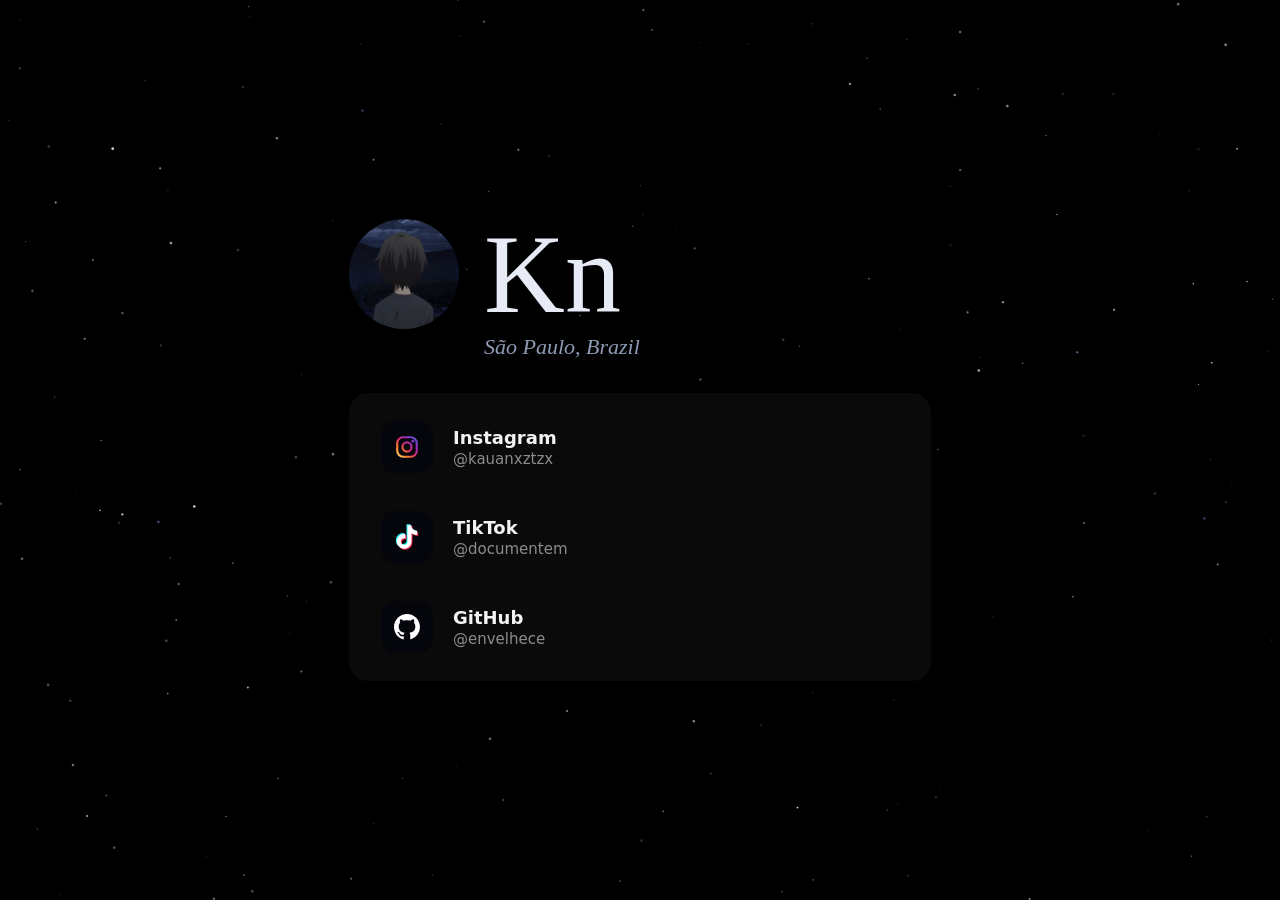
<file: index.html>
<!DOCTYPE html>
<html lang="pt-BR">
<head>
  <meta charset="utf-8">
  <meta http-equiv="Content-Security-Policy" content="default-src 'self'; script-src 'self'; style-src 'self' https://fonts.googleapis.com; font-src https://fonts.gstatic.com; img-src 'self' https://cdn.discordapp.com https://media.discordapp.net https://i.scdn.co; connect-src https://api.lanyard.rest; object-src 'none'; base-uri 'none'; form-action 'none'">
  <meta name="referrer" content="strict-origin-when-cross-origin">
  <meta name="viewport" content="width=device-width, initial-scale=1">
  <title>Kn</title>
  <meta name="description" content="Kn, São Paulo">
  <meta name="theme-color" content="#000000">
  <meta property="og:title" content="Kn">
  <meta property="og:description" content="Kn, São Paulo">
  <meta property="og:type" content="website">
  <meta property="og:image" content="https://envelhece.github.io/avatar.jpg">
  <link rel="icon" href="favicon.png" type="image/png">
  <link rel="preconnect" href="https://fonts.googleapis.com">
  <link rel="preconnect" href="https://fonts.gstatic.com" crossorigin>
  <link rel="stylesheet" href="https://fonts.googleapis.com/css2?family=Instrument+Sans:wght@400;600&family=Instrument+Serif:ital@1&family=Pinyon+Script&display=swap">
  <link rel="stylesheet" href="style.css">
  <script src="script.js" defer></script>
</head>
<body>
  <!-- ícones das redes, usados nos links com <use> -->
  <svg class="sprite" aria-hidden="true">
    <defs>
      <linearGradient id="degrade-instagram" gradientUnits="userSpaceOnUse" x1="3" y1="21" x2="21" y2="3">
        <stop offset="0" stop-color="#feda75"/>
        <stop offset="0.25" stop-color="#fa7e1e"/>
        <stop offset="0.5" stop-color="#d62976"/>
        <stop offset="0.75" stop-color="#962fbf"/>
        <stop offset="1" stop-color="#4f5bd5"/>
      </linearGradient>
      <path id="nota-tiktok" d="M12.525.02c1.31-.02 2.61-.01 3.91-.02.08 1.53.63 3.09 1.75 4.17 1.12 1.11 2.7 1.62 4.24 1.79v4.03c-1.44-.05-2.89-.35-4.2-.97-.57-.26-1.1-.59-1.62-.93-.01 2.92.01 5.84-.02 8.75-.08 1.4-.54 2.79-1.35 3.94-1.31 1.92-3.58 3.17-5.91 3.21-1.43.08-2.86-.31-4.08-1.03-2.02-1.19-3.44-3.37-3.65-5.71-.02-.5-.03-1-.01-1.49.18-1.9 1.12-3.72 2.58-4.96 1.66-1.44 3.98-2.13 6.15-1.72.02 1.48-.04 2.96-.04 4.44-.99-.32-2.15-.23-3.02.37-.63.41-1.11 1.04-1.36 1.75-.21.51-.15 1.07-.14 1.61.24 1.64 1.82 3.02 3.5 2.87 1.12-.01 2.19-.66 2.77-1.61.19-.33.4-.67.41-1.06.1-1.79.06-3.57.07-5.36.01-4.03-.01-8.05.02-12.07z"/>
    </defs>
    <symbol id="icone-instagram" viewBox="0 0 24 24">
      <rect x="3" y="3" width="18" height="18" rx="5.5" fill="none" stroke="url(#degrade-instagram)" stroke-width="2"/>
      <circle cx="12" cy="12" r="4.2" fill="none" stroke="url(#degrade-instagram)" stroke-width="2"/>
      <circle cx="17.4" cy="6.6" r="1.3" fill="url(#degrade-instagram)"/>
    </symbol>
    <symbol id="icone-github" viewBox="0 0 16 16">
      <path fill="#ffffff" d="M8 0C3.58 0 0 3.58 0 8c0 3.54 2.29 6.53 5.47 7.59.4.07.55-.17.55-.38 0-.19-.01-.82-.01-1.49-2.01.37-2.53-.49-2.69-.94-.09-.23-.48-.94-.82-1.13-.28-.15-.68-.52-.01-.53.63-.01 1.08.58 1.23.82.72 1.21 1.87.87 2.33.66.07-.52.28-.87.51-1.07-1.78-.2-3.64-.89-3.64-3.95 0-.87.31-1.59.82-2.15-.08-.2-.36-1.02.08-2.12 0 0 .67-.21 2.2.82.64-.18 1.32-.27 2-.27.68 0 1.36.09 2 .27 1.53-1.04 2.2-.82 2.2-.82.44 1.1.16 1.92.08 2.12.51.56.82 1.27.82 2.15 0 3.07-1.87 3.75-3.65 3.95.29.25.54.73.54 1.48 0 1.07-.01 1.93-.01 2.2 0 .21.15.46.55.38A8.013 8.013 0 0016 8c0-4.42-3.58-8-8-8z"/>
    </symbol>
    <symbol id="icone-tiktok" viewBox="0 0 24 24">
      <g transform="translate(1.2 1.2) scale(0.9)">
        <use href="#nota-tiktok" x="-1" y="-1" fill="#25f4ee"/>
        <use href="#nota-tiktok" x="1" y="1" fill="#fe2c55"/>
        <use href="#nota-tiktok" fill="#ffffff"/>
      </g>
    </symbol>
  </svg>

  <canvas class="fundo" aria-hidden="true"></canvas>

  <main class="perfil">
    <header class="cabecalho">
      <img class="avatar" src="avatar.jpg" width="112" height="112" alt="" decoding="async" fetchpriority="high">
      <h1 class="nome">Kn</h1>
      <p class="localizacao">São Paulo, Brazil</p>
    </header>
    <section class="card-discord" aria-label="Agora no Discord" hidden>
      <div class="dc-perfil">
        <span class="dc-avatar-box">
          <img class="dc-avatar" width="52" height="52" alt="">
          <span class="dc-bolinha"></span>
        </span>
        <span class="textos">
          <span class="servico dc-nome">Discord</span>
          <span class="usuario dc-status">offline</span>
        </span>
      </div>
      <ul class="dc-atividades"></ul>
    </section>
    <section class="card-contato" aria-label="Contato">
      <ul class="lista-links">
        <li>
          <a class="item-link instagram" href="https://www.instagram.com/kauanxztzx/" target="_blank" rel="noopener noreferrer">
            <span class="marca"><svg class="icone" aria-hidden="true"><use href="#icone-instagram"/></svg></span>
            <span class="textos">
              <span class="servico">Instagram</span>
              <span class="usuario">@kauanxztzx</span>
            </span>
            <span class="so-leitor">(abre em nova aba)</span>
          </a>
        </li>
        <li>
          <a class="item-link tiktok" href="https://www.tiktok.com/@documentem" target="_blank" rel="noopener noreferrer">
            <span class="marca"><svg class="icone" aria-hidden="true"><use href="#icone-tiktok"/></svg></span>
            <span class="textos">
              <span class="servico">TikTok</span>
              <span class="usuario">@documentem</span>
            </span>
            <span class="so-leitor">(abre em nova aba)</span>
          </a>
        </li>
        <li>
          <a class="item-link github" href="https://github.com/envelhece" target="_blank" rel="noopener noreferrer">
            <span class="marca"><svg class="icone" aria-hidden="true"><use href="#icone-github"/></svg></span>
            <span class="textos">
              <span class="servico">GitHub</span>
              <span class="usuario">@envelhece</span>
            </span>
            <span class="so-leitor">(abre em nova aba)</span>
          </a>
        </li>
      </ul>
    </section>
  </main>
</body>
</html>
</file>
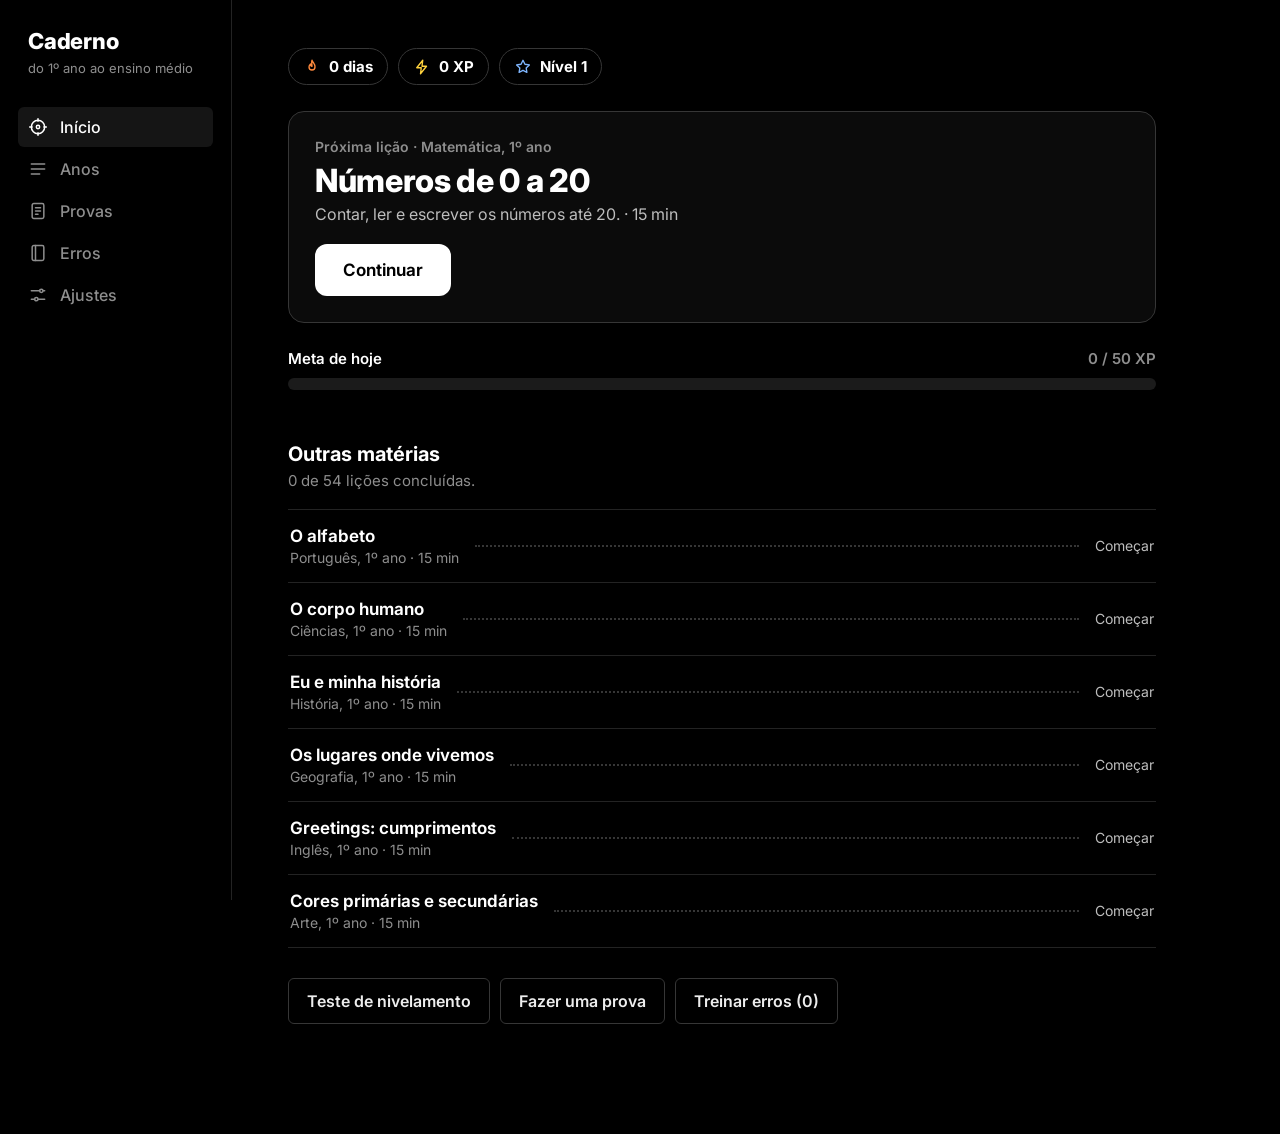
<file: estudos/index.html>
<!DOCTYPE html>
<html lang="pt-BR">
<head>
<meta charset="UTF-8">
<meta name="viewport" content="width=device-width, initial-scale=1, viewport-fit=cover">
<meta name="theme-color" content="#000000">
<meta name="apple-mobile-web-app-capable" content="yes">
<meta name="apple-mobile-web-app-status-bar-style" content="black">
<title>Caderno — Estudos</title>
<link rel="preconnect" href="https://fonts.googleapis.com">
<link rel="preconnect" href="https://fonts.gstatic.com" crossorigin>
<link href="https://fonts.googleapis.com/css2?family=Inter:wght@400;500;600;700;800;900&display=swap" rel="stylesheet">
<link rel="stylesheet" href="estilo.css?v=7">
</head>
<body>
<div class="layout">
  <aside class="rail">
    <div class="marca">Caderno<small>do 1º ano ao ensino médio</small></div>
    <nav class="nav" id="nav">
      <a href="#inicio" data-r="inicio"><svg viewBox="0 0 24 24"><circle cx="12" cy="12" r="8"/><circle cx="12" cy="12" r="2"/><path d="M12 2v3M12 19v3M2 12h3M19 12h3"/></svg><span>Início</span></a>
      <a href="#anos" data-r="anos"><svg viewBox="0 0 24 24"><path d="M4 6h16M4 12h16M4 18h10"/></svg><span>Anos</span></a>
      <a href="#provas" data-r="provas"><svg viewBox="0 0 24 24"><rect x="5" y="3" width="14" height="18" rx="2"/><path d="M9 8h6M9 12h6M9 16h3"/></svg><span>Provas</span></a>
      <a href="#erros" data-r="erros"><svg viewBox="0 0 24 24"><rect x="5" y="3" width="14" height="18" rx="2"/><path d="M9 3v18"/></svg><span>Erros</span></a>
      <a href="#ajustes" data-r="ajustes"><svg viewBox="0 0 24 24"><path d="M4 7h10M18 7h2M4 17h4M12 17h8"/><circle cx="16" cy="7" r="2"/><circle cx="10" cy="17" r="2"/></svg><span>Ajustes</span></a>
    </nav>
  </aside>
  <main class="main" id="app"></main>
</div>
<div class="toast" id="toast" role="status" aria-live="polite"></div>
<script src="conteudo/base.js?v=7"></script>
<script src="conteudo/programa.js?v=7"></script>
<script src="conteudo/ano1.js?v=7"></script>
<script src="conteudo/ano2.js?v=7"></script>
<script src="conteudo/matematica1.js?v=7"></script>
<script src="conteudo/matematica2.js?v=7"></script>
<script src="app.js?v=7"></script>
</body>
</html>
</file>
<file: style.css>
:root {
  --fundo: #000000;
  --superficie: #0a0a0a;
  --tile: #04060b;
  --hover: #0d1320;
  --linha: #000000;
  --texto: #f2f2f2;
  --claro: #e6ebf5;
  --cinza: #8c8c8c;
  --azul-suave: #8d9ab3;
  --destaque: #7fa6e0;
  --transicao: 160ms ease-out;
}

*,
*::before,
*::after {
  box-sizing: border-box;
  margin: 0;
}

html {
  background-color: var(--fundo);
  color-scheme: dark;
  -webkit-text-size-adjust: 100%;
}

body {
  color: var(--texto);
  font-family: "Instrument Sans", system-ui, -apple-system, "Segoe UI", sans-serif;
}

::selection {
  background: var(--destaque);
  color: #000000;
}

/* sprite dos ícones: precisa existir na página (sem display: none) para os degradês funcionarem */
.sprite {
  position: absolute;
  width: 0;
  height: 0;
  overflow: hidden;
}

.fundo {
  position: fixed;
  inset: 0;
  z-index: 0;
  width: 100%;
  height: 100%;
  pointer-events: none;
}

.perfil {
  position: relative;
  z-index: 1;
  display: flex;
  flex-direction: column;
  justify-content: center;
  width: 100%;
  max-width: 680px;
  min-height: 100vh;
  min-height: 100svh;
  margin: 0 auto;
  padding: 32px 20px;
}

.cabecalho {
  display: grid;
  grid-template-columns: auto minmax(0, 1fr);
  column-gap: 20px;
  margin-bottom: 32px;
}

.avatar {
  grid-row: 1 / span 2;
  width: 88px;
  height: 88px;
  border: 1px solid var(--linha);
  border-radius: 50%;
  background-color: var(--superficie);
  object-fit: cover;
  object-position: 50% 30%;
}

.nome {
  grid-column: 2;
  align-self: end;
  min-width: 0;
  padding-right: 0.1em;
  color: var(--claro);
  font-family: "Pinyon Script", "Snell Roundhand", cursive;
  font-size: clamp(4rem, 18vw, 7rem);
  font-weight: 400;
  line-height: 1;
}

.localizacao {
  grid-column: 2;
  align-self: start;
  margin-top: 4px;
  color: var(--azul-suave);
  font-family: "Instrument Serif", Georgia, serif;
  font-size: 1.375rem;
  font-style: italic;
  line-height: 1.2;
}

.card-contato {
  padding: 12px;
  border: 1px solid var(--linha);
  border-radius: 20px;
  background-color: var(--superficie);
}

.lista-links {
  display: grid;
  gap: 6px;
  padding: 0;
  list-style: none;
}

.item-link {
  position: relative;
  display: flex;
  align-items: center;
  gap: 20px;
  min-height: 80px;
  padding: 16px;
  border-radius: 12px;
  color: var(--texto);
  text-decoration: none;
  -webkit-tap-highlight-color: transparent;
  transition: background-color var(--transicao);
}

.marca {
  display: grid;
  flex-shrink: 0;
  place-items: center;
  width: 52px;
  height: 52px;
  border-radius: 14px;
  background-color: var(--tile);
}

.icone {
  width: 26px;
  height: 26px;
}

.textos {
  display: grid;
  gap: 2px;
  min-width: 0;
  transition: transform 240ms ease-out;
}

.servico {
  font-size: 1.125rem;
  font-weight: 600;
}

.usuario {
  overflow: hidden;
  color: var(--cinza);
  font-size: 0.9375rem;
  text-overflow: ellipsis;
  white-space: nowrap;
}

/* no celular o toque mostra o mesmo efeito do hover */
.item-link:active,
.item-link:focus-visible {
  background-color: var(--hover);
}

.item-link:active .textos,
.item-link:focus-visible .textos {
  transform: translateX(4px);
}

.item-link:focus-visible {
  outline: 2px solid var(--claro);
  outline-offset: 2px;
}

.so-leitor {
  position: absolute;
  width: 1px;
  height: 1px;
  overflow: hidden;
  clip-path: inset(50%);
  white-space: nowrap;
}

@keyframes entrada {
  from {
    opacity: 0;
    transform: translateY(8px);
  }
}

.cabecalho,
.card-contato {
  animation: entrada 400ms ease-out both;
}

.card-contato {
  animation-delay: 80ms;
}

/* hover e cursor só em quem tem mouse, para não "grudar" no toque */
@media (hover: hover) and (pointer: fine) {
  html {
    cursor: url("cursor.cur"), auto;
  }

  a {
    cursor: url("cursor.cur"), pointer;
  }

  .item-link:hover {
    background-color: var(--hover);
  }

  .item-link:hover .textos {
    transform: translateX(4px);
  }
}

@media (min-width: 720px) {
  .perfil {
    padding: 48px;
  }

  .cabecalho {
    column-gap: 24px;
  }

  .avatar {
    width: 112px;
    height: 112px;
  }

  .item-link {
    padding: 16px 20px;
  }
}

@media (prefers-reduced-motion: reduce) {
  *,
  *::before,
  *::after {
    animation: none;
    transition: none;
  }
}
/* card do discord (lanyard) */
.card-discord {
  display: grid;
  gap: 6px;
  margin-bottom: 16px;
  padding: 12px;
  border: 1px solid var(--linha);
  border-radius: 20px;
  background-color: var(--superficie);
  animation: entrada 400ms ease-out 40ms both;
}

.card-discord[hidden] {
  display: none;
}

.dc-perfil,
.dc-atividade {
  display: flex;
  align-items: center;
  gap: 20px;
  padding: 12px 16px;
  border-radius: 12px;
}

.dc-avatar-box {
  position: relative;
  flex-shrink: 0;
}

.dc-avatar,
.dc-capa {
  display: block;
  width: 52px;
  height: 52px;
  border-radius: 50%;
  background-color: var(--tile);
  object-fit: cover;
}

.dc-capa {
  border-radius: 10px;
}

.dc-bolinha {
  position: absolute;
  right: -1px;
  bottom: -1px;
  width: 16px;
  height: 16px;
  border: 3px solid var(--superficie);
  border-radius: 50%;
  background-color: #5d5d5d;
}

.dc-bolinha.online { background-color: #23a55a; }
.dc-bolinha.idle { background-color: #f0b232; }
.dc-bolinha.dnd { background-color: #f23f43; }

.dc-atividades {
  display: grid;
  gap: 6px;
  padding: 0;
  list-style: none;
}

.dc-atividade {
  background-color: var(--tile);
}

.dc-rotulo {
  color: var(--destaque);
  font-size: 0.75rem;
  font-weight: 600;
  letter-spacing: 0.06em;
  text-transform: uppercase;
}

.dc-atividade .textos {
  flex: 1;
}

.dc-atividade .servico {
  overflow: hidden;
  font-size: 1rem;
  text-overflow: ellipsis;
  white-space: nowrap;
}

.dc-barra {
  height: 3px;
  margin-top: 6px;
  overflow: hidden;
  border-radius: 2px;
  background-color: #1a1f2b;
}

.dc-barra span {
  display: block;
  width: 0;
  height: 100%;
  background-color: var(--destaque);
}

.dc-tempo {
  color: var(--cinza);
  font-size: 0.75rem;
  font-variant-numeric: tabular-nums;
}
</file>
<file: estudos/estilo.css>
:root{--preto:#000;--linha:#232323;--linha2:#363636;--cinza:#8e8e8e;--cinza2:#bdbdbd;--texto:#ededed;--branco:#fff;--certo:#6cc08b;--errado:#e8726a;--raio:6px;--fonte:"Inter",system-ui,-apple-system,"Segoe UI",sans-serif}
*{box-sizing:border-box;margin:0;padding:0}
html{background:#000;color:var(--texto);font-family:var(--fonte);font-size:16px;-webkit-text-size-adjust:100%}
body{min-height:100vh}
a{color:inherit}
button,input,textarea{font:inherit;color:inherit}
button{background:none;border:0;cursor:pointer}
:focus-visible{outline:2px solid #fff;outline-offset:2px}
svg{width:20px;height:20px;fill:none;stroke:currentColor;stroke-width:1.8;stroke-linecap:round;stroke-linejoin:round;flex:none}

.layout{display:grid;grid-template-columns:232px 1fr;min-height:100vh}
.rail{position:sticky;top:0;height:100vh;border-right:1px solid var(--linha);padding:30px 18px;display:flex;flex-direction:column;gap:30px}
.marca{font-weight:800;font-size:22px;letter-spacing:-.01em;line-height:1;color:#fff;padding:0 10px}
.marca small{display:block;font-weight:400;font-size:13px;color:var(--cinza);margin-top:8px;letter-spacing:0;line-height:1.3}
.nav{display:flex;flex-direction:column;gap:2px}
.nav a{display:flex;align-items:center;gap:12px;padding:10px;border-radius:var(--raio);text-decoration:none;color:var(--cinza);font-weight:500}
.nav a:hover{color:var(--texto)}
.nav a[aria-current="page"]{color:#fff;background:#151515}
.main{padding:48px 56px 110px;max-width:980px;width:100%}

h1.titulo{font-weight:800;font-size:clamp(30px,4.5vw,44px);line-height:1.1;letter-spacing:-.02em;color:#fff}
.sub{color:var(--cinza);font-size:17px;margin-top:14px;line-height:1.5;max-width:60ch}
h2.secao{font-size:20px;font-weight:700;margin:52px 0 4px;color:#fff}
p.desc{color:var(--cinza);font-size:15px;line-height:1.5;max-width:62ch}

.lista{border-top:1px solid var(--linha);margin-top:16px}
.item{display:grid;grid-template-columns:minmax(0,auto) 1fr auto;align-items:center;gap:16px;padding:16px 2px;border-bottom:1px solid var(--linha);width:100%;text-align:left}
button.item:hover .item-txt strong{text-decoration:underline;text-underline-offset:4px}
.item-txt strong{display:block;font-weight:650;font-size:17px;color:#fff}
.item-txt span{display:block;color:var(--cinza);font-size:14px;margin-top:3px}
.lider{height:0;border-bottom:2px dotted var(--linha2);min-width:16px}
.estado{font-size:14px;color:var(--cinza2);white-space:nowrap;display:flex;align-items:center;gap:8px}
.estado.ok{color:var(--certo)}.estado.baixa{color:var(--errado)}.estado.trava{color:#5d5d5d}
.estado svg{width:16px;height:16px}
.item.trancado .item-txt strong{color:#777}

.btn{display:inline-flex;align-items:center;gap:8px;background:#fff;color:#000;font-weight:650;border-radius:var(--raio);padding:13px 20px;font-size:16px;text-decoration:none}
.btn:hover{background:#dedede}
.btn:disabled{background:#2a2a2a;color:#666;cursor:default}
.btn-sec{display:inline-flex;align-items:center;gap:8px;border:1px solid var(--linha2);color:var(--texto);border-radius:var(--raio);padding:12px 18px;font-weight:600;text-decoration:none}
.btn-sec:hover{border-color:#777}
.link{color:var(--cinza);text-decoration:underline;text-underline-offset:3px;padding:8px 4px}
.acoes{display:flex;flex-wrap:wrap;gap:10px;margin-top:24px;align-items:center}
.voltar{color:var(--cinza);font-weight:600;margin-bottom:22px;display:inline-flex;align-items:center;gap:6px}
.voltar:hover{color:#fff}

.anos-nav{display:flex;flex-wrap:wrap;gap:6px;margin-top:22px}
.chip{border:1px solid var(--linha2);border-radius:999px;padding:7px 14px;font-size:14px;color:var(--cinza2);font-weight:600}
.chip[aria-pressed="true"]{background:#fff;color:#000;border-color:#fff}
.chip.feito{border-color:#3d5c48;color:var(--certo)}
.materia-bloco{margin-top:34px}
.materia-bloco h3{font-size:17px;font-weight:700;color:#fff;display:flex;justify-content:space-between;align-items:baseline;gap:12px}
.materia-bloco h3 span{font-size:14px;font-weight:500;color:var(--cinza)}

.numeros{border-top:1px solid var(--linha);margin-top:16px}
.numeros div{display:grid;grid-template-columns:auto 1fr auto;gap:16px;align-items:center;padding:14px 2px;border-bottom:1px solid var(--linha);font-size:16px}
.numeros b{color:#fff;font-weight:700;font-size:18px}

/* lição */
.licao{max-width:720px}
.meta{color:var(--cinza);font-size:15px}
.licao h1{font-weight:800;font-size:clamp(36px,6vw,60px);line-height:.98;letter-spacing:-.02em;margin:10px 0 14px;color:#fff}
.licao .resumo-l{font-size:19px;color:var(--cinza2);line-height:1.5;max-width:60ch}
.teoria h2{font-size:23px;font-weight:700;margin:44px 0 12px;color:#fff}
.teoria h3.sub{font-size:18px;color:#fff;margin:26px 0 8px}
.teoria p{font-size:17px;line-height:1.7;color:#d9d9d9;margin:12px 0;max-width:68ch}
.teoria ul,.teoria ol{margin:12px 0 12px 22px;line-height:1.7;color:#d9d9d9;font-size:17px;max-width:66ch}
.teoria li{margin:4px 0}
.teoria strong{color:#fff}
pre.conta{font-family:ui-monospace,"SF Mono",Menlo,Consolas,monospace;font-size:16px;line-height:1.45;border:1px solid var(--linha);border-radius:var(--raio);padding:16px 18px;overflow-x:auto;margin:16px 0;color:#fff;width:fit-content;max-width:100%;white-space:pre}
pre.conta.mini{font-size:14px;padding:10px 12px;margin:8px 0}
.exemplo{border:1px solid var(--linha2);border-radius:8px;padding:20px 22px;margin:20px 0}
.ex-tit{font-size:14px;font-weight:600;color:var(--cinza)}
.exemplo .prob{font-size:19px;font-weight:700;color:#fff;margin:6px 0 12px;line-height:1.4}
.exemplo ol{margin-left:20px}
.exemplo .resp{margin-top:12px;padding-top:12px;border-top:1px solid var(--linha);font-weight:700;color:#fff}
.atencao{border-left:2px solid #fff;padding:4px 0 4px 18px;margin:22px 0;font-size:17px;line-height:1.65;color:#d9d9d9;max-width:66ch}
.atencao b{display:block;color:#fff;margin-bottom:4px}
.resumo-box{border-top:1px solid var(--linha2);border-bottom:1px solid var(--linha2);padding:18px 0;margin:36px 0}
.tab-wrap{overflow-x:auto;margin:16px 0}
table.tab{border-collapse:collapse;font-size:16px;min-width:min(100%,520px)}
.tab th,.tab td{border-bottom:1px solid var(--linha);padding:10px 16px 10px 0;text-align:left;vertical-align:top;line-height:1.45}
.tab th{color:var(--cinza);font-weight:600}

/* questões */
.sessao{max-width:720px}
.topo{display:flex;align-items:center;gap:16px;margin-bottom:36px}
.barra{flex:1;height:3px;background:var(--linha)}
.barra i{display:block;height:100%;background:#fff;transition:width .25s}
.qnum{color:var(--cinza);font-size:14px;white-space:nowrap}
.fechar{color:var(--cinza);padding:4px}
.fechar:hover{color:#fff}
.rotulo{color:var(--cinza);font-size:14px;margin-bottom:10px}
.enunciado{font-size:clamp(21px,3.2vw,28px);font-weight:700;line-height:1.35;color:#fff;max-width:30em;overflow-wrap:anywhere}
.enunciado.g{font-size:clamp(34px,6vw,52px);letter-spacing:-.01em}
.campo{display:flex;gap:10px;margin-top:28px;align-items:center;flex-wrap:wrap}
.campo input{flex:1;max-width:380px;min-width:0;font-size:26px;font-weight:600;color:#fff;background:transparent;border:1px solid var(--linha2);border-radius:var(--raio);padding:12px 16px}
.campo input:focus{border-color:#fff;outline:none}
.campo input:disabled{opacity:.7}
.unid{color:var(--cinza);font-size:17px}
.sinal{border:1px solid var(--linha2);border-radius:var(--raio);padding:14px 16px;font-weight:700;font-size:18px}
.opcoes{display:grid;gap:10px;margin-top:28px;max-width:640px}
.opcao{display:grid;grid-template-columns:26px 1fr;gap:12px;align-items:baseline;text-align:left;border:1px solid var(--linha2);border-radius:var(--raio);padding:14px 16px;font-size:17px;line-height:1.4;color:var(--texto)}
.opcao .letra{color:var(--cinza);font-weight:700}
.opcao:hover{border-color:#777}
.opcao[aria-pressed="true"]{border-color:#fff;color:#fff}
.opcao.certa{border-color:var(--certo)}.opcao.errada{border-color:var(--errado)}
.dica-box{margin-top:16px;border-left:2px solid var(--linha2);padding:2px 0 2px 14px;color:var(--cinza2);line-height:1.55}
.feedback{margin-top:28px;border-top:1px solid var(--linha2);padding-top:22px;max-width:680px}
.feedback .tit{font-size:19px;font-weight:700}
.feedback.certo .tit{color:var(--certo)}.feedback.errado .tit{color:var(--errado)}
.passos{margin:12px 0 0 20px;line-height:1.65;color:#d9d9d9}
.passos li{margin:4px 0}
details{margin-top:14px}
details summary{cursor:pointer;color:var(--cinza2);font-weight:600}

/* resultado */
.nota{font-weight:800;font-size:clamp(84px,16vw,160px);line-height:.88;letter-spacing:-.035em;color:#fff}
.erro-card{border:1px solid var(--linha);border-radius:8px;padding:16px 18px;margin-top:12px;line-height:1.55}
.erro-card b{display:block;color:#fff;font-size:17px;margin-bottom:6px}
.erro-card .s{color:var(--errado)}.erro-card .c{color:var(--certo)}
.erro-card .m{color:var(--cinza);font-size:13px;margin-bottom:6px}
.img-prova{max-width:100%;border:1px solid var(--linha);border-radius:8px;margin-top:18px;display:block}
textarea.copia{width:100%;min-height:160px;margin-top:12px;background:transparent;border:1px solid var(--linha2);border-radius:var(--raio);padding:12px;font-size:14px;line-height:1.5}
.vazio{border:1px dashed var(--linha2);border-radius:8px;padding:24px;color:var(--cinza);margin-top:16px;line-height:1.5}

.toast{position:fixed;left:50%;bottom:32px;transform:translate(-50%,16px);opacity:0;pointer-events:none;background:#fff;color:#000;border-radius:8px;padding:12px 16px;font-weight:600;display:flex;gap:10px;align-items:center;transition:.2s;z-index:50;max-width:calc(100% - 32px)}
.toast.on{opacity:1;transform:translate(-50%,0)}

@media (max-width:820px){
  .layout{grid-template-columns:1fr}
  .rail{position:fixed;bottom:0;left:0;right:0;top:auto;height:auto;border-right:0;border-top:1px solid var(--linha);padding:6px 4px calc(6px + env(safe-area-inset-bottom));background:#000;z-index:20;flex-direction:row}
  .marca{display:none}
  .nav{flex-direction:row;justify-content:space-around;width:100%}
  .nav a{flex-direction:column;gap:3px;font-size:11px;padding:7px 8px}
  .nav a[aria-current="page"]{background:none}
  .main{padding:calc(24px + env(safe-area-inset-top)) 18px 110px}
  .toast{bottom:92px}
  .item{gap:10px}
}
@media (prefers-reduced-motion:reduce){*{transition:none!important}}

/* camada de motivação */
.topo-stats{display:flex;gap:10px;flex-wrap:wrap;margin-bottom:26px}
.pill{display:inline-flex;align-items:center;gap:8px;border:1px solid var(--linha2);border-radius:999px;padding:8px 14px;font-weight:700;color:#fff;font-size:15px}
.pill svg{width:18px;height:18px}
.pill.fogo svg{color:#ff8a3d}.pill.raio svg{color:#ffd23d}.pill.nivel svg{color:#7fb6ff}
.hero{border:1px solid var(--linha2);border-radius:16px;padding:26px;margin-top:8px;background:#0b0b0b}
.hero .k{color:var(--cinza);font-size:14px;font-weight:600}
.hero h2{font-size:clamp(24px,3.5vw,32px);font-weight:800;color:#fff;margin:6px 0 4px;letter-spacing:-.01em}
.hero p{color:var(--cinza2)}
.hero .btn{margin-top:20px;padding:16px 28px;font-size:17px;border-radius:12px}
.meta{margin-top:26px}
.meta-top{display:flex;justify-content:space-between;font-weight:600;font-size:15px;color:#fff}
.meta-top span{color:var(--cinza)}
.meta-bar{height:12px;background:#1b1b1b;border-radius:99px;overflow:hidden;margin-top:10px}
.meta-bar i{display:block;height:100%;background:linear-gradient(90deg,#3ddc84,#9be15d);border-radius:99px;transition:width .6s cubic-bezier(.2,.8,.2,1)}
.barra{height:8px;border-radius:99px;background:#1b1b1b}.barra i{border-radius:99px;background:linear-gradient(90deg,#3ddc84,#9be15d)}
.combo{color:#ffd23d;font-weight:800;font-size:14px;white-space:nowrap}
.pop{animation:pop .45s cubic-bezier(.2,1.6,.4,1)}
@keyframes pop{0%{transform:scale(.85);opacity:0}100%{transform:scale(1);opacity:1}}
.shake{animation:shake .35s}
@keyframes shake{25%{transform:translateX(-6px)}50%{transform:translateX(6px)}75%{transform:translateX(-3px)}}
.xpfloat{position:fixed;left:50%;top:38%;transform:translateX(-50%);font-weight:900;font-size:34px;color:#9be15d;pointer-events:none;animation:sobe 1s ease-out forwards;z-index:60}
@keyframes sobe{0%{opacity:0;transform:translate(-50%,10px)}20%{opacity:1}100%{opacity:0;transform:translate(-50%,-60px)}}
#confete{position:fixed;inset:0;pointer-events:none;z-index:70}
.feedback.certo{background:rgba(61,220,132,.07);border:1px solid rgba(61,220,132,.35);border-radius:12px;padding:18px 20px}
.feedback.errado{background:rgba(232,114,106,.07);border:1px solid rgba(232,114,106,.35);border-radius:12px;padding:18px 20px}
.btn{border-radius:10px}
.ganhos{display:flex;gap:10px;flex-wrap:wrap;margin-top:18px}
.teoria.cartao{border:1px solid var(--linha2);border-radius:16px;padding:8px 24px 18px;margin-top:18px;background:#0b0b0b}
.teoria.cartao h2{margin-top:18px}
</file>
